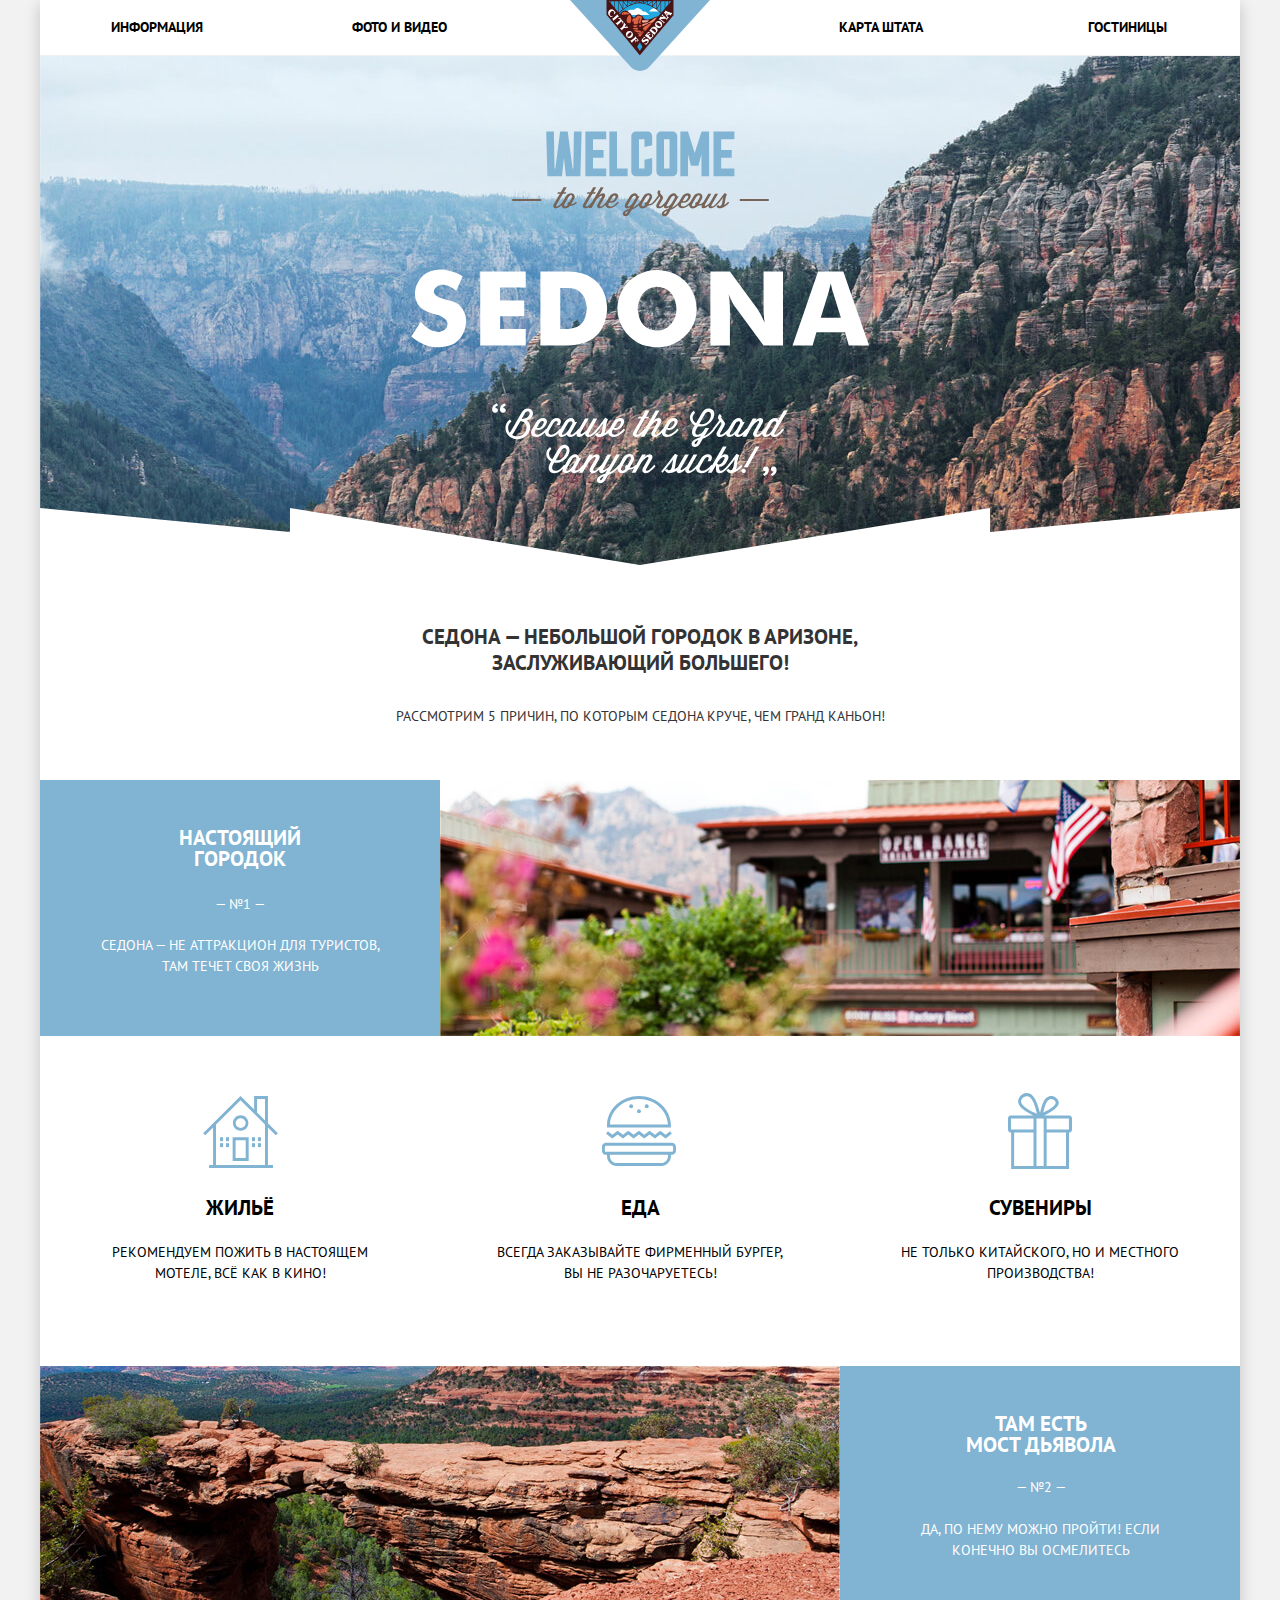
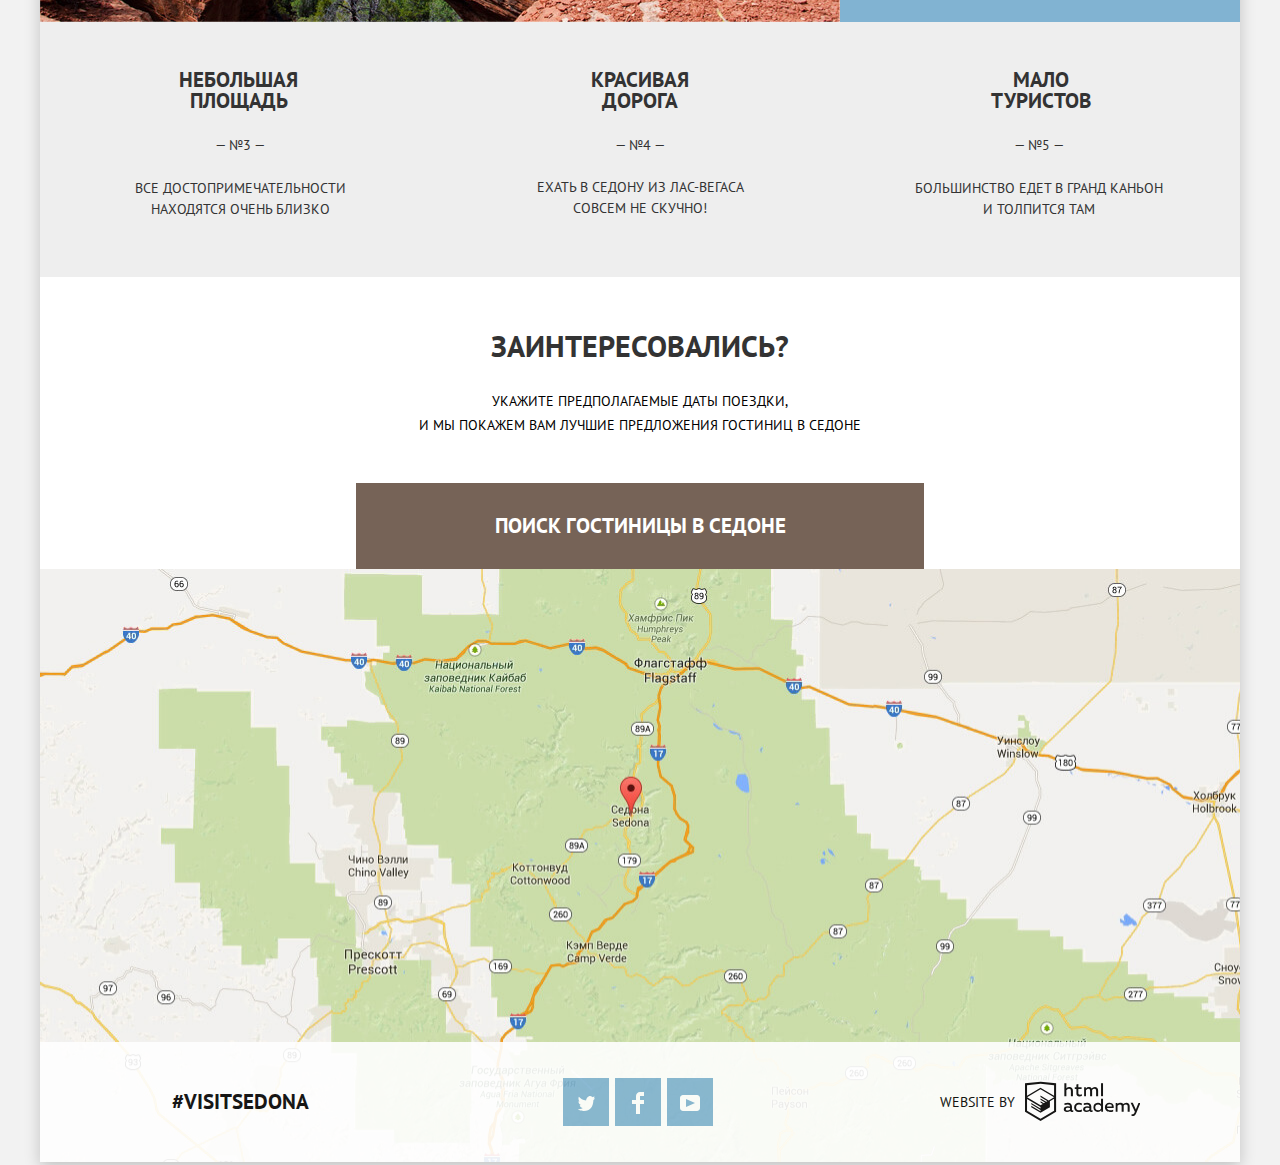
<file: index.html>
<!DOCTYPE html>
<html lang="ru">

<head>
    <meta charset="utf-8">
    <title>HTML Academy: Седона</title>
    <link href="https://fonts.googleapis.com/css?family=PT+Sans:400,700&amp;subset=cyrillic" rel="stylesheet">
    <link href="css/normalize.css" rel="stylesheet">
    <link href="css/style.min.css" rel="stylesheet">
</head>

<body>
    <div class="main-container">
        <header class="main-header">
            <h1 class="visually-hidden">Sedona</h1>
            <nav class="header-navigation">
                <a class="logo">
                    <img src="img/logo.svg" width="140" height="71" alt="Седона">
                </a>
                <ul class="list-navigation">
                    <li><a href="info.html">Информация</a></li>
                    <li><a href="photo.html">Фото и видео</a></li>
                    <li><a href="map.html" class="right-nav-menu">Карта штата</a></li>
                    <li><a href="hotels.html" class="right-nav-menu">Гостиницы</a></li>
                </ul>
            </nav>
        </header>
        <main>
            <section class="preview">
                <img src="img/welcome.svg" width="459" height="353" alt="Добро пожаловать в Седону">
                <div class="preview-content">
                    <p class="slogan">Седона &#8212; небольшой городок в Аризоне, заслуживающий большего!</p>
                    <p class="lead">Рассмотрим 5 причин, по которым Седона круче, чем Гранд Каньон!</p>
                </div>
            </section>
            <section class="first-reason">
                <div>
                    <h2>Настоящий городок</h2>
                    <span>— №1 —</span>
                    <p>Седона — не аттракцион для туристов, там течет своя жизнь</p>
                </div>
                <img src="img/first-img.jpg" alt="вид на городские постройки" width="800" height="256">
            </section>
            <section>
                <ul class="list-benefits">
                    <li>
                        <h2>Жильё</h2>
                        <p>Рекомендуем пожить в настоящем мотеле, всё как в кино!</p>
                    </li>
                    <li>
                        <h2>Еда</h2>
                        <p>всегда заказывайте фирменный бургер, вы не разочаруетесь!</p>
                    </li>
                    <li>
                        <h2>сувениры</h2>
                        <p>не только китайского, но и местного производства!</p>
                    </li>
                </ul>
            </section>
            <section class="second-reason">
                <img src="img/second-img.jpg" alt="вид на каньон" width="800" height="256">
                <div>
                    <h2>Там есть<br>мост дьявола</h2>
                    <span>— №2 —</span>
                    <p>да, по нему можно пройти! Если конечно вы осмелитесь</p>
                </div>
            </section>
            <section class="reasons-without-imgs">
                <section class="third-reason">
                    <h2>Небольшая площадь</h2>
                    <span>— №3 —</span>
                    <p>Все достопримечательности находятся очень близко</p>
                </section>
                <section class="fourth-reason">
                    <h2>Красивая дорога</h2>
                    <span>— №4 —</span>
                    <p>ехать в седону из лас-вегаса совсем не скучно!</p>
                </section>
                <section class="fifth-reason">
                    <h2>Мало туристов</h2>
                    <span>— №5 —</span>
                    <p>большинство едет в гранд каньон и толпится там</p>
                </section>
            </section>
            <section class="intresting">
                <h3>Заинтересовались?</h3>
                <p>укажите предполагаемые даты поездки,
                    <br> и мы покажем вам лучшие предложения гостиниц в седоне
                </p>
                <a href="form.html" class="button-to-popup">поиск гостиницы в седоне</a>
            </section>
            <form class="popup" action="https://echo.htmlacademy.ru/" method="post">
                <div class="date-in">
                    <label for="date-in">Дата заезда:</label>
                    <div class="input-date-in">
                        <input type="text" value="24 апреля 2017" id="date-in" name="date-in">
                        <button class="calendar-1" type="button" aria-label="календарь">
                            <svg version="1.1" id="Layer_1" xmlns="http://www.w3.org/2000/svg" xmlns:xlink="http://www.w3.org/1999/xlink" x="0px" y="0px" width="21px" height="22px" viewBox="0 0 21 22" enable-background="new 0 0 21 22" xml:space="preserve">
                                <g id="calendar_1_">
                                    <path d="M19.251,2.025h-2.845V0.648c0-0.381-0.294-0.689-0.656-0.689c-0.363,0-0.656,0.308-0.656,0.689v1.377h-3.938V0.648
		c0-0.381-0.294-0.689-0.655-0.689c-0.363,0-0.657,0.308-0.657,0.689v1.377H5.906V0.648c0-0.381-0.294-0.689-0.656-0.689
		c-0.363,0-0.657,0.308-0.657,0.689v1.377H1.75C0.784,2.025,0,2.847,0,3.862v16.302C0,21.179,0.784,22,1.75,22h17.501
		C20.217,22,21,21.179,21,20.164V3.862C21,2.847,20.217,2.025,19.251,2.025z M19.688,20.164c0,0.253-0.195,0.459-0.437,0.459H1.75
		c-0.241,0-0.438-0.206-0.438-0.459V3.862c0-0.253,0.196-0.459,0.438-0.459h2.844v1.378c0,0.381,0.294,0.689,0.657,0.689
		c0.362,0,0.656-0.308,0.656-0.689V3.403h3.938v1.378c0,0.381,0.294,0.689,0.657,0.689c0.361,0,0.655-0.308,0.655-0.689V3.403h3.938
		v1.378c0,0.381,0.293,0.689,0.656,0.689c0.362,0,0.656-0.308,0.656-0.689V3.403h2.845c0.241,0,0.437,0.206,0.437,0.459V20.164z" />
                                    <rect x="4.594" y="8.225" width="2.625" height="2.066" />
                                    <rect x="4.594" y="11.668" width="2.625" height="2.067" />
                                    <rect x="4.594" y="15.112" width="2.625" height="2.066" />
                                    <rect x="9.188" y="15.112" width="2.625" height="2.066" />
                                    <rect x="9.188" y="11.668" width="2.625" height="2.067" />
                                    <rect x="9.188" y="8.225" width="2.625" height="2.066" />
                                    <rect x="13.781" y="15.112" width="2.625" height="2.066" />
                                    <rect x="13.781" y="11.668" width="2.625" height="2.067" />
                                    <rect x="13.781" y="8.225" width="2.625" height="2.066" />
                                </g>
                            </svg>
                        </button>
                    </div>
                </div>
                <div class="date-out">
                    <label for="date-out">Дата выезда:</label>
                    <div class="input-date-out">
                        <input type="text" value="4 июля 2017" id="date-out" name="date-out">
                        <button class="calendar-2" type="button" aria-label="календарь">
                            <svg version="1.1" id="Layer_2" xmlns="http://www.w3.org/2000/svg" xmlns:xlink="http://www.w3.org/1999/xlink" x="0px" y="0px" width="21px" height="22px" viewBox="0 0 21 22" enable-background="new 0 0 21 22" xml:space="preserve">
                                <g id="calendar_2_">
                                    <path d="M19.251,2.025h-2.845V0.648c0-0.381-0.294-0.689-0.656-0.689c-0.363,0-0.656,0.308-0.656,0.689v1.377h-3.938V0.648
		c0-0.381-0.294-0.689-0.655-0.689c-0.363,0-0.657,0.308-0.657,0.689v1.377H5.906V0.648c0-0.381-0.294-0.689-0.656-0.689
		c-0.363,0-0.657,0.308-0.657,0.689v1.377H1.75C0.784,2.025,0,2.847,0,3.862v16.302C0,21.179,0.784,22,1.75,22h17.501
		C20.217,22,21,21.179,21,20.164V3.862C21,2.847,20.217,2.025,19.251,2.025z M19.688,20.164c0,0.253-0.195,0.459-0.437,0.459H1.75
		c-0.241,0-0.438-0.206-0.438-0.459V3.862c0-0.253,0.196-0.459,0.438-0.459h2.844v1.378c0,0.381,0.294,0.689,0.657,0.689
		c0.362,0,0.656-0.308,0.656-0.689V3.403h3.938v1.378c0,0.381,0.294,0.689,0.657,0.689c0.361,0,0.655-0.308,0.655-0.689V3.403h3.938
		v1.378c0,0.381,0.293,0.689,0.656,0.689c0.362,0,0.656-0.308,0.656-0.689V3.403h2.845c0.241,0,0.437,0.206,0.437,0.459V20.164z" />
                                    <rect x="4.594" y="8.225" width="2.625" height="2.066" />
                                    <rect x="4.594" y="11.668" width="2.625" height="2.067" />
                                    <rect x="4.594" y="15.112" width="2.625" height="2.066" />
                                    <rect x="9.188" y="15.112" width="2.625" height="2.066" />
                                    <rect x="9.188" y="11.668" width="2.625" height="2.067" />
                                    <rect x="9.188" y="8.225" width="2.625" height="2.066" />
                                    <rect x="13.781" y="15.112" width="2.625" height="2.066" />
                                    <rect x="13.781" y="11.668" width="2.625" height="2.067" />
                                    <rect x="13.781" y="8.225" width="2.625" height="2.066" />
                                </g>
                            </svg>
                        </button>
                    </div>
                </div>
                <div class="inputs-count-humans">
                    <div class="men">
                        <label for="old">Взрослые:</label>
                        <div class="input-count-men">
                            <button class="smaller-men" type="button" aria-label="кнопка уменьшения количества взрослых">
                                -
                            </button>
                            <input type="text" value="2" id="old" name="men">
                            <button class="bigger-men" type="button" aria-label="кнопка увеличения количества взрослых">
                                +
                            </button>
                        </div>
                    </div>
                    <div class="children">
                        <label for="children">Дети:</label>
                        <div class="input-count-children">
                            <button class="smaller-children" type="button" aria-label="кнопка уменьшения количества взрослых">
                                -
                            </button>
                            <input type="text" value="0" id="children" name="children">
                            <button class="bigger-children" type="button" aria-label="кнопка увеличесния количества взрослых">
                                +
                            </button>
                        </div>
                    </div>
                </div>
                <button class="find-button" type="submit">Найти</button>
            </form>
            <section class="map">
                <iframe class="google-map" src="https://www.google.com/maps/embed?pb=!1m18!1m12!1m3!1d52379.287477662954!2d-111.77606233728963!3d34.86362733018291!2m3!1f0!2f0!3f0!3m2!1i1024!2i768!4f13.1!3m3!1m2!1s0x872da132f942b00d%3A0x5548c523fa6c8efd!2z0KHQtdC00L7QvdCwLCDQkNGA0LjQt9C-0L3QsCA4NjMzNiwg0KHQqNCQ!5e0!3m2!1sru!2sru!4v1545505239081" width="600" height="450" style="border:0" allowfullscreen></iframe>
                <img src="img/map.jpg" alt="карта" width="1200" height="593">
            </section>
        </main>
        <footer class="main-footer opacity-footer">
            <p class="hashtag">#visitsedona</p>
            <p class="social">
                <a href="twitter.com" class="twitter" aria-label="Седона в твиттере">
                    <svg xmlns="http://www.w3.org/2000/svg" xmlns:xlink="http://www.w3.org/1999/xlink" width="17" height="15" viewBox="0 0 17 15">
                        <path fill="#FFF" d="M10.95.144c1.685-.496 2.984.27 3.577 1.179.673-.231 1.331-.481 2.011-.708a2.345 2.345 0 0 1-.857 1.768c.685.17 1.304-.491 1.304-.491-.169 1-1.006 1.788-1.563 2.024-.231 6.75-3.175 11.217-10.077 11.082h-.446c-.41 0-4.164-.46-4.898-1.887 2.271.196 3.893-.422 4.693-1.177-.96-.3-2.679-.477-2.979-2.95.349.106.564.228 1.19.119C1.705 8.247.374 7.53.448 5.33c.285.328 1.067.536 1.34.472C1.085 5.561-.182 2.442.894.85c1.818 1.854 3.735 3.606 7.152 3.773C8.254 2.33 9.183.793 10.95.144z" />
                    </svg>
                    <span class="visually-hidden">Twitter</span>
                </a>
                <a href="fb.com" class="fb" aria-label="Седона на фейсбуке">
                    <svg version="1.1" id="Layer_3" xmlns="http://www.w3.org/2000/svg" xmlns:xlink="http://www.w3.org/1999/xlink" x="0px" y="0px" width="12px" height="22px" viewBox="0 0 12 22" enable-background="new 0 0 12 22" xml:space="preserve">
                        <path fill="#FFFFFF" d="M12,4V0H8C5.791,0,4,1.791,4,4v4H0v4h4v10h4V12h4V8H8V4H12z" />
                    </svg>
                    <span class="visually-hidden">Facebook</span>
                </a>
                <a href="youtube.com" class="youtube" aria-label="Седона на ютубе">
                    <svg xmlns="http://www.w3.org/2000/svg" xmlns:xlink="http://www.w3.org/1999/xlink" width="20" height="16" viewBox="0 0 20 16">
                        <path fill="#FFF" d="M17 0H3C1.35 0 0 1.35 0 3v10c0 1.65 1.35 3 3 3h14c1.65 0 3-1.35 3-3V3c0-1.65-1.35-3-3-3zM6.027 11.998V4.002L15.014 8l-8.987 3.998z" />
                    </svg>
                    <span class="visually-hidden">Youtube</span>
                </a>
            </p>
            <p class="academy-logo">
                <span>Website by</span>
                <a class="link-academy-logo" href="https://htmlacademy.ru/intensive/htmlcss" aria-label="HTML-академия, интенсив">
                    <svg id="Layer_4" data-name="Layer 1" xmlns="http://www.w3.org/2000/svg" viewBox="0 0 113 39">
                        <title>logo_name</title>
                        <path d="M401.93,351.51a2.07,2.07,0,0,0,.58-0.11v1.4a3.41,3.41,0,0,1-1.24.22,1.75,1.75,0,0,1-1.75-1,5.08,5.08,0,0,1-3.3,1.13c-1.59,0-3.06-.87-3.06-2.68,0-2.24,2.08-2.93,3.9-2.93a11.63,11.63,0,0,1,2.28.26v-0.31c0-1.09-.8-1.86-2.3-1.86a7.79,7.79,0,0,0-3.15.67v-1.79a10.72,10.72,0,0,1,3.35-.58c2.48,0,4,1.18,4,3.83v3.14A0.57,0.57,0,0,0,401.93,351.51Zm-6.76-1.19a1.42,1.42,0,0,0,1.64,1.29,3.56,3.56,0,0,0,2.53-1V349.1a10.21,10.21,0,0,0-1.9-.22C396.34,348.89,395.17,349.23,395.17,350.33Z" transform="translate(-355.09 -323.29)" fill="#000" />
                        <path d="M408.15,343.91a5.29,5.29,0,0,1,2.7.67v1.79a4.28,4.28,0,0,0-2.42-.73,2.89,2.89,0,1,0,0,5.76,5.26,5.26,0,0,0,2.55-.67v1.8a6.58,6.58,0,0,1-2.9.6,4.42,4.42,0,0,1-4.72-4.54A4.54,4.54,0,0,1,408.15,343.91Z" transform="translate(-355.09 -323.29)" fill="#000" />
                        <path d="M420.93,351.51a2.07,2.07,0,0,0,.58-0.11v1.4a3.41,3.41,0,0,1-1.24.22,1.75,1.75,0,0,1-1.75-1,5.08,5.08,0,0,1-3.3,1.13c-1.59,0-3.06-.87-3.06-2.68,0-2.24,2.08-2.93,3.9-2.93a11.63,11.63,0,0,1,2.28.26v-0.31c0-1.09-.8-1.86-2.3-1.86a7.79,7.79,0,0,0-3.15.67v-1.79a10.72,10.72,0,0,1,3.35-.58c2.48,0,4,1.18,4,3.83v3.14A0.57,0.57,0,0,0,420.93,351.51Zm-6.76-1.19a1.42,1.42,0,0,0,1.64,1.29,3.56,3.56,0,0,0,2.53-1V349.1a10.21,10.21,0,0,0-1.9-.22C415.33,348.89,414.17,349.23,414.17,350.33Z" transform="translate(-355.09 -323.29)" fill="#000" />
                        <path d="M431.76,340.14V352.9H430v-1.39a4.07,4.07,0,0,1-3.35,1.62,4.62,4.62,0,0,1,0-9.22,4,4,0,0,1,3.15,1.37v-5.14h2ZM427,345.62a2.9,2.9,0,0,0,0,5.8,3,3,0,0,0,2.79-1.84v-2.13A3.06,3.06,0,0,0,427,345.62Z" transform="translate(-355.09 -323.29)" fill="#000" />
                        <path d="M438.08,343.91c3.48,0,4.68,2.81,4.12,5.34h-6.58c0.22,1.57,1.75,2.22,3.35,2.22a6.41,6.41,0,0,0,2.77-.62v1.68a7.5,7.5,0,0,1-3.14.6c-2.68,0-5-1.53-5-4.61A4.39,4.39,0,0,1,438.08,343.91Zm0.09,1.62a2.39,2.39,0,0,0-2.57,2.26h4.85A2.06,2.06,0,0,0,438.17,345.53Z" transform="translate(-355.09 -323.29)" fill="#000" />
                        <path d="M444.19,352.9v-8.75h1.73v1.09a4,4,0,0,1,2.92-1.33,3,3,0,0,1,2.73,1.4,4.33,4.33,0,0,1,3.06-1.4,3.21,3.21,0,0,1,3.32,3.52v5.47h-2v-5.41a1.67,1.67,0,0,0-1.73-1.84,2.94,2.94,0,0,0-2.17,1.18c0,0.2,0,.4,0,0.6v5.47h-2v-5.41a1.67,1.67,0,0,0-1.73-1.84,3.11,3.11,0,0,0-2.32,1.35v5.91h-2Z" transform="translate(-355.09 -323.29)" fill="#000" />
                        <path d="M466.56,344.15h2l-4.1,9.93c-0.95,2.28-2.19,3-3.52,3a5,5,0,0,1-1.15-.15v-1.66a3,3,0,0,0,.89.13c0.95,0,1.66-.67,2.17-2l0.18-.44-4.16-8.82H461l3,6.6Z" transform="translate(-355.09 -323.29)" fill="#000" />
                        <path d="M395.75,324.82v5a4,4,0,0,1,2.83-1.2,3.41,3.41,0,0,1,3.61,3.57v5.41h-2v-5.16a1.9,1.9,0,0,0-2-2.1,3.08,3.08,0,0,0-2.44,1.46v5.8h-2V324.82h2Z" transform="translate(-355.09 -323.29)" fill="#000" />
                        <path d="M407.52,325.71v3.12h3.17v1.71h-3.17v4c0,1.15.53,1.53,1.66,1.53a4.71,4.71,0,0,0,1.77-.35v1.68a7.14,7.14,0,0,1-2.35.38,2.68,2.68,0,0,1-3-2.88v-4.38H404v-1.71h1.57v-2.64Z" transform="translate(-355.09 -323.29)" fill="#000" />
                        <path d="M413.19,337.58v-8.75h1.73v1.09a4,4,0,0,1,2.92-1.33,3,3,0,0,1,2.73,1.4,4.33,4.33,0,0,1,3.06-1.4,3.21,3.21,0,0,1,3.32,3.52v5.47h-2v-5.41a1.67,1.67,0,0,0-1.73-1.84,2.94,2.94,0,0,0-2.17,1.18c0,0.2,0,.4,0,0.6v5.47h-2v-5.41a1.67,1.67,0,0,0-1.73-1.84,3.11,3.11,0,0,0-2.32,1.35v5.91h-2Z" transform="translate(-355.09 -323.29)" fill="#000" />
                        <rect x="74.72" y="1.52" width="1.95" height="12.76" fill="#000" />
                        <path d="M370.53,323.31l-0.16,0-15.28,1.6v28L370.37,362l15.28-9.09v-28Zm13.12,28.45-13.28,7.9-13.28-7.9V340.28l13.22,7.87,0,1.43-9.07-5.4v1.38l9.11,5.47,0,1.46-9.1-5.42v1.38l9.11,5.47h0l9.19-5.5v-1.39h0v-4.52l4.1-2.45v11.67Zm0-13.16L380,340.74h0l-1.68,1-8-4.76v1.38l6.84,4.07-0.06,0-0.15.09-1,.57-5.64-3.36v1.38l4.45,2.65-1.05.7,0,0-3.36-2v1.38l2.21,1.3-2.25,1.35-13.16-7.82,13.17-7.92h0Zm0-1.39-13.35-7.87h0l-13.2,7.86v-10.5l13.28-1.39,13.28,1.39v10.51Z" transform="translate(-355.09 -323.29)" fill="#000" />
                    </svg>
                </a>
            </p>
        </footer>
    </div>
    <script src="js/script.min.js"></script>
</body>

</html>
</file>
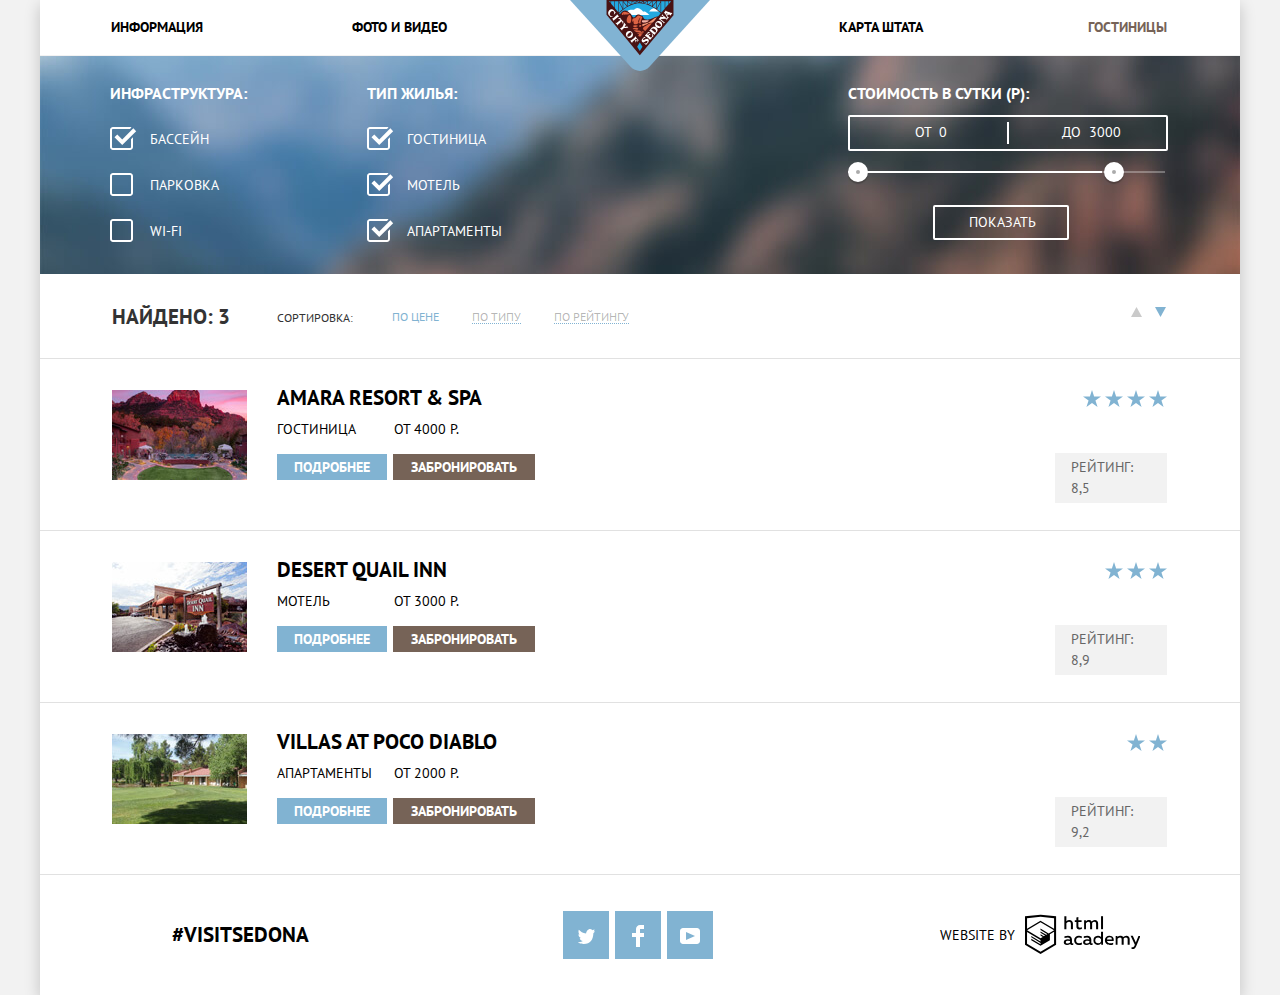
<file: hotels.html>
<!DOCTYPE html>
<html lang="ru">

<head>
    <meta charset="utf-8">
    <title>HTML Academy: Седона Отели</title>
    <link href="https://fonts.googleapis.com/css?family=PT+Sans:400,700&amp;subset=cyrillic" rel="stylesheet">
    <link href="css/normalize.css" rel="stylesheet">
    <link href="css/style.min.css" rel="stylesheet">
</head>

<body>
    <div class="main-container">
        <header class="main-header">
            <h1 class="visually-hidden">Hotels</h1>
            <nav class="header-navigation">
                <a class="logo" href="index.html">
                    <img src="img/logo.svg" width="140" height="71" alt="Седона">
                </a>
                <ul class="list-navigation">
                    <li><a href="info.html">Информация</a></li>
                    <li><a href="photo.html">Фото и видео</a></li>
                    <li><a href="map.html">Карта штата</a></li>
                    <li><a href="hotels.html" class="current">Гостиницы</a></li>
                </ul>
            </nav>
        </header>
        <main>
            <form class="form-choosing" action="https://echo.htmlacademy.ru/" method="get">
                <fieldset class="infrastructure">
                    <legend>Инфраструктура:</legend>
                    <p>
                        <input type="checkbox" checked id="pool" class="visually-hidden">
                        <label for="pool" class="pool">Бассейн</label>
                    </p>
                    <p>
                        <input type="checkbox" id="parking" name="parking" class="visually-hidden">
                        <label class="parking" for="parking">Парковка</label>
                    </p>
                    <p>
                        <input type="checkbox" id="wi-fi" name="wi-fi" class="visually-hidden">
                        <label class="wi-fi" for="wi-fi">Wi-Fi</label>
                    </p>
                </fieldset>
                <fieldset class="types-hotels">
                    <legend>Тип жилья:</legend>
                    <p>
                        <input type="checkbox" checked id="hotel" name="hotel" class="visually-hidden">
                        <label class="hotel" for="hotel">Гостиница</label>
                    </p>
                    <p>
                        <input type="checkbox" checked id="motel" name="motel" class="visually-hidden">
                        <label class="motel" for="motel">Мотель</label>
                    </p>
                    <p>
                        <input type="checkbox" checked id="appartments" name="appartments" class="visually-hidden">
                        <label class="appartments" for="appartments">Апартаменты</label>
                    </p>
                </fieldset>
                <fieldset class="hotels-cost">
                    <legend>стоимость в сутки (р):</legend>
                    <div class="border-to-costs">
                        <label class="min-cost">От
                            <input type="text" name="min-cost" value="0">
                        </label>
                        <label class="max-cost">До
                            <input type="text" name="max-cost" value="3000">
                        </label>

                    </div>
                    <div class="controls">
                        <div class="scale">
                            <div class="bar"></div>
                        </div>
                        <div class="ring ring-min"></div>
                        <div class="ring ring-max"></div>
                    </div>
                    <button type="submit" class="show-hotels-button">Показать</button>
                </fieldset>
            </form>
            <section class="found-section">
                <p class="found">Найдено: 3</p>
                <p class="sortered">Сортировка:</p>
                <ul class="list-sort">
                    <li>
                        <a href="price.html" class="current">По цене</a>
                    </li>
                    <li>
                        <a href="type.html">По типу</a>
                    </li>
                    <li>
                        <a href="rating.html">По рейтингу</a>
                    </li>
                </ul>
                <span class="switch-buttons">
                    <a href="up.html" class="up-button" aria-label="Сортировка по возрастанию">
                        <svg version="1.1" id="Layer_1" xmlns="http://www.w3.org/2000/svg" xmlns:xlink="http://www.w3.org/1999/xlink" x="0px" y="0px"
	 width="11px" height="10px" viewBox="0 0 11 10" enable-background="new 0 0 11 10" xml:space="preserve">
                            <polygon fill="#231F20" points="5.5,0 0,10 11,10 "/>
                        </svg>
                    </a>
                    <a href="down.html" class="down-button current" aria-label="Сортировка по уменьшению">
                        <svg version="1.1" id="Layer_10" xmlns="http://www.w3.org/2000/svg" xmlns:xlink="http://www.w3.org/1999/xlink" x="0px" y="0px"
	 width="11px" height="10px" viewBox="0 0 11 10" enable-background="new 0 0 11 10" xml:space="preserve">
                            <polyline fill="#231F20" points="5.5,10 0,0 11,0 "/>
                        </svg>
                    </a>
                </span>
            </section>
            <section class="hotels">
                <ul class="list-hotels">
                    <li>
                        <img class="image-hotel" src="img/amara.jpg" alt="Чудесный вид из окна" width="135" height="90">
                        <div class="info">
                            <a class="name-of-the-hotels" href="#"><h2>amara resort & spa</h2></a>
                            <div class="info-spans">
                                <span class="type">гостиница</span>
                                <span class="type-price">от 4000 р.</span>
                            </div>
                            <p class="hotels-buttons">
                                <a class="more-information-button" href="amara.com">Подробнее</a>
                                <a class="book-button" href="amara.com">Забронировать</a>
                            </p>
                        </div>
                        <div class="rating-container">
                            <p class="stars">
                                <img src="img/star.svg" alt="4 out of 5 stars" width="18" height="17">
                                <img src="img/star.svg" alt="" width="18" height="17">
                                <img src="img/star.svg" alt="" width="18" height="17">
                                <img src="img/star.svg" alt="" width="18" height="17">
                            </p>
                            <span class="rating">Рейтинг: 8,5</span>
                        </div>
                    </li>
                    <li>
                        <img class="image-hotel" src="img/desert.jpg" alt="Подъездная дорожка" width="135" height="90">
                        <div class="info">
                            <a class="name-of-the-hotels" href="#"><h2>Desert quail inn</h2></a>
                            <div class="info-spans">
                                <span class="type">Мотель</span>
                                <span class="type-price">от 3000 р.</span>
                            </div>
                            <p class="hotels-buttons">
                                <a class="more-information-button" href="amara.com">Подробнее</a>
                                <a class="book-button" href="amara.com">Забронировать</a>
                            </p>
                        </div>
                        <div class="rating-container">
                            <p class="stars">
                                <img src="img/star.svg" alt="3 out of 5 stars" width="18" height="17">
                                <img src="img/star.svg" alt="" width="18" height="17">
                                <img src="img/star.svg" alt="" width="18" height="17">
                            </p>
                            <span class="rating">Рейтинг: 8,9</span>
                        </div>

                    </li>
                    <li>
                        <img class="image-hotel" src="img/villas.jpg" alt="Великолепная лужайка" width="135" height="90">
                        <div class="info">
                            <a class="name-of-the-hotels" href="#"><h2>Villas at poco diablo</h2></a>
                            <div class="info-spans">
                                <span class="type">Апартаменты</span>
                                <span class="type-price">от 2000 р.</span>
                            </div>
                            <p class="hotels-buttons">
                                <a class="more-information-button" href="amara.com">Подробнее</a>
                                <a class="book-button" href="amara.com">Забронировать</a>
                            </p>
                        </div>
                        <div class="rating-container">
                            <p class="stars">
                                <img src="img/star.svg" alt="2 out of 5 stars" width="18" height="17">
                                <img src="img/star.svg" alt="" width="18" height="17">
                            </p>
                            <span class="rating">Рейтинг: 9,2</span>
                        </div>
                    </li>
                </ul>
            </section>
        </main>
        <footer class="main-footer">
            <p class="hashtag">#visitsedona</p>
            <p class="social">
                <a href="twitter.com" class="twitter" aria-label="Седона в твиттере">
                    <svg xmlns="http://www.w3.org/2000/svg" xmlns:xlink="http://www.w3.org/1999/xlink" width="17" height="15" viewBox="0 0 17 15">
                        <path fill="#fff" d="M10.95.144c1.685-.496 2.984.27 3.577 1.179.673-.231 1.331-.481 2.011-.708a2.345 2.345 0 0 1-.857 1.768c.685.17 1.304-.491 1.304-.491-.169 1-1.006 1.788-1.563 2.024-.231 6.75-3.175 11.217-10.077 11.082h-.446c-.41 0-4.164-.46-4.898-1.887 2.271.196 3.893-.422 4.693-1.177-.96-.3-2.679-.477-2.979-2.95.349.106.564.228 1.19.119C1.705 8.247.374 7.53.448 5.33c.285.328 1.067.536 1.34.472C1.085 5.561-.182 2.442.894.85c1.818 1.854 3.735 3.606 7.152 3.773C8.254 2.33 9.183.793 10.95.144z" />
                    </svg>
                    <span class="visually-hidden">Twitter</span>
                </a>
                <a href="fb.com" class="fb" aria-label="Седона на фейсбуке">
                    <svg version="1.1" id="Layer_2" xmlns="http://www.w3.org/2000/svg" xmlns:xlink="http://www.w3.org/1999/xlink" x="0px" y="0px" width="12px" height="22px" viewBox="0 0 12 22" enable-background="new 0 0 12 22" xml:space="preserve">
                        <path fill="#ffffff" d="M12,4V0H8C5.791,0,4,1.791,4,4v4H0v4h4v10h4V12h4V8H8V4H12z" />
                    </svg>
                    <span class="visually-hidden">Facebook</span>
                </a>
                <a href="youtube.com" class="youtube" aria-label="Седона на ютубе">
                    <svg xmlns="http://www.w3.org/2000/svg" xmlns:xlink="http://www.w3.org/1999/xlink" width="20" height="16" viewBox="0 0 20 16">
                        <path fill="#fff" d="M17 0H3C1.35 0 0 1.35 0 3v10c0 1.65 1.35 3 3 3h14c1.65 0 3-1.35 3-3V3c0-1.65-1.35-3-3-3zM6.027 11.998V4.002L15.014 8l-8.987 3.998z" />
                    </svg>
                    <span class="visually-hidden">Youtube</span>
                </a>
            </p>
            <p class="academy-logo">
                <span>Website by</span>
                <a class="link-academy-logo" href="https://htmlacademy.ru/intensive/htmlcss" aria-label="HTML-академия, интенсив">
                    <svg id="Layer_11" data-name="Layer 1" xmlns="http://www.w3.org/2000/svg" viewBox="0 0 113 39">
                        <title>logo_name</title>
                        <path d="M401.93,351.51a2.07,2.07,0,0,0,.58-0.11v1.4a3.41,3.41,0,0,1-1.24.22,1.75,1.75,0,0,1-1.75-1,5.08,5.08,0,0,1-3.3,1.13c-1.59,0-3.06-.87-3.06-2.68,0-2.24,2.08-2.93,3.9-2.93a11.63,11.63,0,0,1,2.28.26v-0.31c0-1.09-.8-1.86-2.3-1.86a7.79,7.79,0,0,0-3.15.67v-1.79a10.72,10.72,0,0,1,3.35-.58c2.48,0,4,1.18,4,3.83v3.14A0.57,0.57,0,0,0,401.93,351.51Zm-6.76-1.19a1.42,1.42,0,0,0,1.64,1.29,3.56,3.56,0,0,0,2.53-1V349.1a10.21,10.21,0,0,0-1.9-.22C396.34,348.89,395.17,349.23,395.17,350.33Z" transform="translate(-355.09 -323.29)" fill="#000" />
                        <path d="M408.15,343.91a5.29,5.29,0,0,1,2.7.67v1.79a4.28,4.28,0,0,0-2.42-.73,2.89,2.89,0,1,0,0,5.76,5.26,5.26,0,0,0,2.55-.67v1.8a6.58,6.58,0,0,1-2.9.6,4.42,4.42,0,0,1-4.72-4.54A4.54,4.54,0,0,1,408.15,343.91Z" transform="translate(-355.09 -323.29)" fill="#000" />
                        <path d="M420.93,351.51a2.07,2.07,0,0,0,.58-0.11v1.4a3.41,3.41,0,0,1-1.24.22,1.75,1.75,0,0,1-1.75-1,5.08,5.08,0,0,1-3.3,1.13c-1.59,0-3.06-.87-3.06-2.68,0-2.24,2.08-2.93,3.9-2.93a11.63,11.63,0,0,1,2.28.26v-0.31c0-1.09-.8-1.86-2.3-1.86a7.79,7.79,0,0,0-3.15.67v-1.79a10.72,10.72,0,0,1,3.35-.58c2.48,0,4,1.18,4,3.83v3.14A0.57,0.57,0,0,0,420.93,351.51Zm-6.76-1.19a1.42,1.42,0,0,0,1.64,1.29,3.56,3.56,0,0,0,2.53-1V349.1a10.21,10.21,0,0,0-1.9-.22C415.33,348.89,414.17,349.23,414.17,350.33Z" transform="translate(-355.09 -323.29)" fill="#000" />
                        <path d="M431.76,340.14V352.9H430v-1.39a4.07,4.07,0,0,1-3.35,1.62,4.62,4.62,0,0,1,0-9.22,4,4,0,0,1,3.15,1.37v-5.14h2ZM427,345.62a2.9,2.9,0,0,0,0,5.8,3,3,0,0,0,2.79-1.84v-2.13A3.06,3.06,0,0,0,427,345.62Z" transform="translate(-355.09 -323.29)" fill="#000" />
                        <path d="M438.08,343.91c3.48,0,4.68,2.81,4.12,5.34h-6.58c0.22,1.57,1.75,2.22,3.35,2.22a6.41,6.41,0,0,0,2.77-.62v1.68a7.5,7.5,0,0,1-3.14.6c-2.68,0-5-1.53-5-4.61A4.39,4.39,0,0,1,438.08,343.91Zm0.09,1.62a2.39,2.39,0,0,0-2.57,2.26h4.85A2.06,2.06,0,0,0,438.17,345.53Z" transform="translate(-355.09 -323.29)" fill="#000" />
                        <path d="M444.19,352.9v-8.75h1.73v1.09a4,4,0,0,1,2.92-1.33,3,3,0,0,1,2.73,1.4,4.33,4.33,0,0,1,3.06-1.4,3.21,3.21,0,0,1,3.32,3.52v5.47h-2v-5.41a1.67,1.67,0,0,0-1.73-1.84,2.94,2.94,0,0,0-2.17,1.18c0,0.2,0,.4,0,0.6v5.47h-2v-5.41a1.67,1.67,0,0,0-1.73-1.84,3.11,3.11,0,0,0-2.32,1.35v5.91h-2Z" transform="translate(-355.09 -323.29)" fill="#000" />
                        <path d="M466.56,344.15h2l-4.1,9.93c-0.95,2.28-2.19,3-3.52,3a5,5,0,0,1-1.15-.15v-1.66a3,3,0,0,0,.89.13c0.95,0,1.66-.67,2.17-2l0.18-.44-4.16-8.82H461l3,6.6Z" transform="translate(-355.09 -323.29)" fill="#000" />
                        <path d="M395.75,324.82v5a4,4,0,0,1,2.83-1.2,3.41,3.41,0,0,1,3.61,3.57v5.41h-2v-5.16a1.9,1.9,0,0,0-2-2.1,3.08,3.08,0,0,0-2.44,1.46v5.8h-2V324.82h2Z" transform="translate(-355.09 -323.29)" fill="#000" />
                        <path d="M407.52,325.71v3.12h3.17v1.71h-3.17v4c0,1.15.53,1.53,1.66,1.53a4.71,4.71,0,0,0,1.77-.35v1.68a7.14,7.14,0,0,1-2.35.38,2.68,2.68,0,0,1-3-2.88v-4.38H404v-1.71h1.57v-2.64Z" transform="translate(-355.09 -323.29)" fill="#000" />
                        <path d="M413.19,337.58v-8.75h1.73v1.09a4,4,0,0,1,2.92-1.33,3,3,0,0,1,2.73,1.4,4.33,4.33,0,0,1,3.06-1.4,3.21,3.21,0,0,1,3.32,3.52v5.47h-2v-5.41a1.67,1.67,0,0,0-1.73-1.84,2.94,2.94,0,0,0-2.17,1.18c0,0.2,0,.4,0,0.6v5.47h-2v-5.41a1.67,1.67,0,0,0-1.73-1.84,3.11,3.11,0,0,0-2.32,1.35v5.91h-2Z" transform="translate(-355.09 -323.29)" fill="#000" />
                        <rect x="74.72" y="1.52" width="1.95" height="12.76" fill="#000" />
                        <path d="M370.53,323.31l-0.16,0-15.28,1.6v28L370.37,362l15.28-9.09v-28Zm13.12,28.45-13.28,7.9-13.28-7.9V340.28l13.22,7.87,0,1.43-9.07-5.4v1.38l9.11,5.47,0,1.46-9.1-5.42v1.38l9.11,5.47h0l9.19-5.5v-1.39h0v-4.52l4.1-2.45v11.67Zm0-13.16L380,340.74h0l-1.68,1-8-4.76v1.38l6.84,4.07-0.06,0-0.15.09-1,.57-5.64-3.36v1.38l4.45,2.65-1.05.7,0,0-3.36-2v1.38l2.21,1.3-2.25,1.35-13.16-7.82,13.17-7.92h0Zm0-1.39-13.35-7.87h0l-13.2,7.86v-10.5l13.28-1.39,13.28,1.39v10.51Z" transform="translate(-355.09 -323.29)" fill="#000" />
                    </svg>
                </a>
            </p>
        </footer>
    </div>
</body>

</html>
</file>
<file: css/style.min.css>
.hashtag,.social{-webkit-box-pack:center}.popup input,.show-hotels-button,body{text-transform:uppercase}body{font-family:"PT Sans",Arial,sans-serif;font-size:14px;font-weight:400;color:#333;background-color:#f2f2f2}.main-header{font-weight:700;min-height:56px}.visually-hidden{position:absolute;clip:rect(0 0 0 0);width:1px;height:1px;margin:-1px}.header-navigation,.map{position:relative}.map{width:1200px;height:593px;margin-left:auto;margin-right:auto}a{text-decoration:none;color:#000}.logo{position:absolute;left:50%;margin-left:-70px}.main-container,.preview-content{position:relative}.list-navigation a{font-weight:700;line-height:24px;background-color:#fff}.list-navigation a:focus,.list-navigation a:hover,.name-of-the-hotels:focus,.name-of-the-hotels:hover{outline:0;color:#81b3d2}.list-navigation a:active,.name-of-the-hotels:active{outline:0;color:rgba(0,0,0,.3)}.list-navigation .current{color:#766357}.book-button,.button-to-popup,.find-button,.more-information-button{color:#fff;text-align:center;font-family:"PT Sans",Arial,sans-serif;font-weight:700}.find-button{border:0;width:100%;min-height:55px;cursor:pointer}.button-to-popup,.find-button{font-size:21px;line-height:26px;text-transform:uppercase}.button-to-popup{display:block;background-color:#766357;width:568px;padding-top:30px;padding-bottom:30px}.list-sort a,.social a{display:inline-block;vertical-align:middle}.find-button,.social a{background-color:#81b3d2}.social a{width:46px;height:48px;margin-right:6px}.book-button,.more-information-button{font-size:14px;line-height:21px}.book-button{background-color:#766357}.more-information-button{background-color:#81b3d2}.social{text-align:center}.fb:active,.twitter:active,.youtube:active{background-color:#5496bd}.fb:active svg,.twitter:active svg,.youtube:active svg{opacity:.7}.twitter svg{margin-top:18px}.fb svg{margin-top:14px}.youtube svg{margin-top:17px}.book-button:focus,.book-button:hover,.button-to-popup:focus,.button-to-popup:hover{background-color:#604e43}.book-button:active,.button-to-popup:active{background-color:#503e33;color:rgba(255,255,255,.3)}.find-button:focus,.find-button:hover,.more-information-button:focus,.more-information-button:hover,.social a:focus,.social a:hover{background-color:#669ec0}.find-button:active,.more-information-button:active,.social a:active{background-color:#5496bd;color:rgba(255,255,255,.3)}.list-sort a{color:rgba(0,0,0,.3);background-color:#fff;border-bottom:dotted 1px #81b3d2;outline:0}.list-sort a:focus,.list-sort a:hover{color:#81b3d2}.list-sort a:active{color:#000;border:none}.list-sort .current{color:#81b3d2;background-color:#fff;border:none}.academy-logo svg{width:115px;height:41px;fill:#fff}.link-academy-logo:focus path,.link-academy-logo:hover path{fill:#81b3d2}.link-academy-logo:active path{fill:#bdbbbc}.link-academy-logo:focus rect,.link-academy-logo:hover rect{fill:#81b3d2}.link-academy-logo:active rect{fill:#bdbbbc}.calendar-1 svg,.calendar-2 svg{fill:#a9a9a9}.calendar-1:hover svg,.calendar-2:hover svg{fill:#000;outline:0}.calendar-1:focus svg,.calendar-2:focus svg{fill:#81b3d2;outline:0}.bigger-children:hover,.bigger-men:hover,.smaller-children:hover,.smaller-men:hover{background-color:#ebebeb}.list-benefits,.list-hotels,.list-navigation,.list-sort{list-style:none;color:#000;margin:0;padding:0;background-color:#fff}.preview{text-align:center;background-color:#5496bd;background-image:url(../img/background-photo.jpg);background-repeat:no-repeat;padding-top:75px;background-position:0 -82px}.preview img{margin-bottom:78px}.lead,.slogan{margin:0;background-color:#fff}.slogan{display:block;padding:59px 370px 32px}.lead{padding-left:355px;padding-right:355px}.popup label{font-weight:700}.hashtag,.slogan{font-size:21px;line-height:26px;font-weight:700}.intresting p{font-size:14px;line-height:24px;color:#000;margin:0 0 46px;background-color:#fff}.intresting b{font-size:30px;line-height:36px;color:#000}.academy-logo{font-size:14px;line-height:26px}.found{font-size:21px;line-height:26px;font-weight:700}.sortered{line-height:18px}.popup input{-webkit-box-sizing:border-box;box-sizing:border-box;background-color:#f2f2f2;font-weight:700;font-family:inherit;border:none;outline:0}.popup input:hover{background-color:#ebebeb}.intresting,.intresting h3,.main-footer,.popup input:focus,.preview-content{background-color:#fff}.popup input:focus{-webkit-box-sizing:border-box;box-sizing:border-box;border:2px solid #e5e5e5}.hotels-container,.main-container{display:block;margin-left:auto;margin-right:auto;width:1200px;-webkit-box-shadow:0 5px 15px 0 rgba(0,0,0,.2);box-shadow:0 5px 15px 0 rgba(0,0,0,.2)}.hashtag,.list-navigation li{margin:0;-webkit-box-sizing:border-box}.main-header{margin-bottom:0}.list-navigation{display:-webkit-box;display:-ms-flexbox;display:flex;min-height:55px}.list-navigation li{padding:15px 0 0;width:300px;box-sizing:border-box;text-align:left}.list-navigation li:last-child,.list-navigation li:nth-child(3){text-align:right}.list-navigation li:last-child{padding-right:73px}.list-navigation li:nth-child(3){padding-right:17px}.list-navigation li:first-child{padding-left:71px}.list-navigation li:nth-child(2){padding-left:12px}.preview-content{min-height:215px}.hashtag,.main-footer{display:-webkit-box;display:-ms-flexbox;min-height:120px}.main-footer{display:flex;color:#000}.opacity-footer{opacity:.9;bottom:0;position:absolute;overflow:hidden}.hashtag{display:flex;width:400px;box-sizing:border-box;-ms-flex-pack:center;justify-content:center;-webkit-box-align:center;-ms-flex-align:center;align-items:center}.academy-logo,.social{display:-webkit-box;display:-ms-flexbox;width:400px;-webkit-box-sizing:border-box;margin:0}.social{display:flex;box-sizing:border-box;-ms-flex-pack:center;justify-content:center;-webkit-box-align:center;-ms-flex-align:center;align-items:center;padding-left:2px}.academy-logo{display:flex;box-sizing:border-box;-webkit-box-pack:center;-ms-flex-pack:center;justify-content:center;-webkit-box-align:center;-ms-flex-align:center;align-items:center}.info,.intresting{display:-webkit-box;display:-ms-flexbox}.list-benefits li,.popup{-webkit-box-sizing:border-box}.academy-logo span{margin-right:10px}.academy-logo a{margin-top:6px}.intresting{display:flex;position:relative;margin-left:auto;margin-right:auto;-webkit-box-orient:vertical;-webkit-box-direction:normal;-ms-flex-direction:column;flex-direction:column;-webkit-box-align:center;-ms-flex-align:center;align-items:center;text-align:center;padding-top:51px;z-index:2}.info,.rating-container{-ms-flex-direction:column;-webkit-box-orient:vertical;-webkit-box-direction:normal}.intresting h3{margin:0 0 25px;font-weight:700;font-size:30px;line-height:36px}.list-hotels{width:1200px;min-height:150px}.image-hotel{margin-right:30px;width:135px;height:90px;padding-top:5px}.info{display:flex;flex-direction:column;min-width:258px}.info-spans,.rating-container{display:-webkit-box;display:-ms-flexbox}.info-spans{display:flex;margin-bottom:17px}.info-spans span{min-width:117px;margin:0}.type-price{margin-right:76px}.rating-container{display:flex;flex-direction:column;margin-left:auto;padding-top:5px}.hotels-buttons,.rating{display:-webkit-box;display:-ms-flexbox}.rating{display:flex;background-color:#f2f2f2;padding:4px 13px 4px 16px;font-size:14px;line-height:21px;color:#666;width:83px}.hotels-buttons{display:flex;margin:0}.list-hotels li,.popup{display:-webkit-box;display:-ms-flexbox}.stars{text-align:right;margin:0 0 43px}.list-hotels li{display:flex;border-bottom:1px solid #e1e1e1;padding:26px 73px 27px 72px}.list-hotels li:first-child{border-top:1px solid #e1e1e1}.more-information-button{width:76px;margin-right:6px;padding:3px 17px 2px}.book-button{width:108px;padding:3px 17px 2px}.name-of-the-hotels h2{margin:0;font-size:21px;line-height:26px}.name-of-the-hotels{margin-bottom:10px}.popup{position:absolute;left:50%;margin-left:-284px;top:auto;margin-top:-395px;display:flex;min-height:395px;width:568px;background-color:#fff;-webkit-transition:all .6s;-o-transition:all .6s;transition:all .6s;z-index:1;box-sizing:border-box;padding:55px;-webkit-box-orient:vertical;-webkit-box-direction:normal;-ms-flex-direction:column;flex-direction:column}.date-in,.date-out,.inputs-count-humans{display:-webkit-box;display:-ms-flexbox}.popup-show{margin-top:0}.popup-error{-webkit-animation:shake .6s;animation:shake .6s}@-webkit-keyframes shake{0%,100%{-webkit-transform:translateX(0);transform:translateX(0)}10%,30%,50%,70%,90%{-webkit-transform:translateX(-5%);transform:translateX(-5%)}20%,40%,60%,80%{-webkit-transform:translateX(5%);transform:translateX(5%)}}@keyframes shake{0%,100%{-webkit-transform:translateX(0);transform:translateX(0)}10%,30%,50%,70%,90%{-webkit-transform:translateX(-5%);transform:translateX(-5%)}20%,40%,60%,80%{-webkit-transform:translateX(5%);transform:translateX(5%)}}.date-in,.date-out{display:flex;-webkit-box-pack:justify;-ms-flex-pack:justify;justify-content:space-between;margin-bottom:30px}.date-in label,.date-out label{margin-left:2px;margin-top:10px}.input-date-in input,.input-date-out input{width:348px;height:36px;padding-left:16px;padding-right:30px;position:relative;border:2px solid #f2f2f2}.calendar-1,.calendar-2{display:block;position:absolute;background:0 0;width:40px;height:40px;margin:0;left:474px;outline:0;cursor:pointer}.calendar-1{border:0;top:54px}.calendar-2{border:0;top:121px}.inputs-count-humans{display:flex;width:458px;-webkit-box-align:center;-ms-flex-align:center;align-items:center;padding:0;-webkit-box-pack:justify;-ms-flex-pack:justify;justify-content:space-between;margin-bottom:56px}.input-count-children,.input-count-men{display:-webkit-box;display:-ms-flexbox;display:flex;-webkit-box-pack:justify;-ms-flex-pack:justify;justify-content:space-between;width:114px}.input-count-children input,.input-count-men input{width:38px;height:38px;border:0;text-align:center}.bigger-children,.bigger-men,.smaller-children,.smaller-men{width:38px;height:38px;border:0;background-color:#f2f2f2;text-align:center;font-family:"PT Sans",Arial,sans-serif;font-size:26px;font-weight:700;color:#a9a9a9;cursor:pointer}.bigger-children:hover,.bigger-men:hover,.smaller-children:hover,.smaller-men:hover{color:#000;outline:0}.bigger-children:focus,.bigger-men:focus,.smaller-children:focus,.smaller-men:focus{color:#81b3d2;outline:0}.container-popup-humans{display:-webkit-box;display:-ms-flexbox;display:flex;width:458px;-webkit-box-pack:justify;-ms-flex-pack:justify;justify-content:space-between}.children,.men{display:-webkit-box;display:-ms-flexbox}.children{display:flex;-webkit-box-align:center;-ms-flex-align:center;align-items:center;width:178px}.men{display:flex;-webkit-box-align:center;-ms-flex-align:center;align-items:center}.first-reason div,.second-reason div{-webkit-box-orient:vertical;-webkit-box-direction:normal;-ms-flex-direction:column;padding-top:47px}.men label{margin-right:41px}.children label{margin-right:26px}.first-reason,.second-reason{color:#fff;background-color:#81b3d2;display:-webkit-box;display:-ms-flexbox;display:flex}.first-reason div{display:-webkit-box;display:-ms-flexbox;display:flex;flex-direction:column;-webkit-box-align:center;-ms-flex-align:center;align-items:center;padding-left:59px;padding-right:59px;width:400px}.list-benefits,.second-reason div{display:-webkit-box;display:-ms-flexbox}.first-reason h2{line-height:21px;margin:0 0 27px;padding-right:40px;padding-left:40px;text-align:center;width:123px}.first-reason span{margin-bottom:9px}.first-reason p{line-height:21px;text-align:center;width:282px}.second-reason div{display:flex;flex-direction:column;-webkit-box-align:center;-ms-flex-align:center;align-items:center;padding-left:48px;padding-right:48px;width:400px}.fifth-reason,.fourth-reason,.list-benefits li,.third-reason{-ms-flex-direction:column;-webkit-box-orient:vertical;-webkit-box-direction:normal}.second-reason h2{line-height:21px;margin:0 0 24px;text-align:center}.second-reason span{margin-bottom:10px}.second-reason p{line-height:21px;text-align:center;width:305px}.list-benefits{display:flex}.list-benefits li,.reasons-without-imgs{display:-webkit-box;display:-ms-flexbox}.list-benefits li{display:flex;min-width:400px;box-sizing:border-box;flex-direction:column;-webkit-box-align:center;-ms-flex-align:center;align-items:center;padding-top:161px;padding-bottom:82px}.list-benefits li:first-child{background-image:url(../img/icon-1.svg);background-position:163px 60px;background-repeat:no-repeat;padding-left:72px;padding-right:72px}.list-benefits li:nth-child(2){background-image:url(../img/icon-3.svg);background-position:162px 60px;background-repeat:no-repeat;padding-left:57px;padding-right:57px}.list-benefits li:last-child{background-image:url(../img/icon-2.svg);background-position:168px 57px;background-repeat:no-repeat;padding-left:63px;padding-right:63px}.list-benefits h2,.list-benefits p{padding:0;text-align:center;line-height:21px}.list-benefits p{margin:0;width:287px}.list-benefits h2{margin:0 0 24px}.reasons-without-imgs{display:flex;position:relative;background-color:#eee;-webkit-box-pack:justify;-ms-flex-pack:justify;justify-content:space-between;padding-bottom:57px;z-index:2}.reasons-without-imgs p{width:258px}.fifth-reason,.fourth-reason,.third-reason{display:-webkit-box;display:-ms-flexbox;display:flex;flex-direction:column;-webkit-box-align:center;-ms-flex-align:center;align-items:center;padding-top:47px}.third-reason{width:242px;padding-right:95px;padding-left:79px}.third-reason h2{line-height:21px;text-align:center;margin:0 0 26px;padding-left:9px;padding-right:12px}.third-reason span{margin-bottom:25px}.third-reason p{margin:0;line-height:21px;text-align:center;width:264px}.fourth-reason{width:262px;padding-right:48px;padding-left:34px}.fourth-reason h2{line-height:21px;text-align:center;margin:0 0 26px;padding-left:75px;padding-right:75px}.fourth-reason span{margin-bottom:24px}.fourth-reason p{margin:0;line-height:21px;text-align:center}.fifth-reason{width:248px;padding-left:77px;padding-right:77px}.fifth-reason h2{line-height:21px;text-align:center;margin:0 0 26px;padding-left:46px;padding-right:43px}.fifth-reason span{margin-bottom:25px}.fifth-reason p{line-height:21px;text-align:center;margin:0}.form-choosing{background-color:#5496bd;background-image:url(../img/filter-background.jpg);background-position:0 -295px;display:-webkit-box;display:-ms-flexbox;display:flex;padding-top:27px;padding-left:70px;padding-right:72px;min-height:191px}.infrastructure,.types-hotels{padding:0;width:255px}.hotels-cost,.infrastructure,.types-hotels{border:none;color:#fff;display:-webkit-box;display:-ms-flexbox;display:flex;-webkit-box-orient:vertical;-webkit-box-direction:normal;-ms-flex-direction:column;flex-direction:column}.infrastructure{margin:0}.infrastructure legend,.types-hotels legend{font-weight:700;font-size:16px;line-height:21px;margin-bottom:27px}.hotels-cost legend{font-weight:700;font-size:16px;line-height:21px;margin-bottom:11px}.max-cost,.min-cost{display:inline-block;font-size:14px;line-height:21px;vertical-align:top;width:90px}.min-cost{padding-left:65px}.max-cost{padding-left:57px}.border-to-costs,.border-to-costs div{display:-webkit-box;display:-ms-flexbox}.hotels-cost input{background-color:transparent;border:none;color:#fff;width:50px;font:inherit;margin-left:2px}.border-to-costs{height:28px;display:flex;border:2px solid #fff;border-radius:2px;margin-bottom:20px;font-size:0;position:relative;width:316px;padding-top:4px}.border-to-costs::after{content:"";position:absolute;width:2px;height:22px;background-color:#fff;top:50%;left:50%;-webkit-transform:translate(-50%,-50%);-ms-transform:translate(-50%,-50%);transform:translate(-50%,-50%)}.controls{position:relative;margin-bottom:32px}.google-map,.ring{position:absolute}.scale{width:317px;height:2px;background-color:rgba(255,255,255,.3)}.controls .bar{width:80%;height:2px;background-color:#fff}.ring{top:-9px;width:4px;height:4px;background-color:#ababab;border:8px solid #fff;border-radius:50%;-webkit-box-shadow:0 2px 1px 0 rgba(0,1,1,.2);box-shadow:0 2px 1px 0 rgba(0,1,1,.2);cursor:pointer}.ring-max{left:80%}.ring:hover{border:9px solid #fff}.hotels-cost{width:300px;margin:0 0 0 auto;padding:0}.border-to-costs div{display:flex;-webkit-box-align:center;-ms-flex-align:center;align-items:center;width:157px}.found-section,.show-hotels-button{display:-webkit-box;display:-ms-flexbox}.show-hotels-button{font-family:"PT Sans",Arial,sans-serif;font-size:14px;font-weight:400;border:2px solid #fff;border-radius:2px;display:flex;padding:5px 34px;margin-left:85px;-webkit-box-sizing:border-box;box-sizing:border-box;width:136px;min-height:35px;line-height:21px;color:#fff;background:0 0;cursor:pointer}.show-hotels-button:focus,.show-hotels-button:hover{outline:0;background-color:#fff;color:#000}.hotels-cost p{margin:0 0 38px}.infrastructure p,.types-hotels p{margin:0 0 30px;padding:0}.found-section{display:flex;background-color:#fff;padding:30px 73px 28px 72px}.list-sort,.sortered{display:-webkit-box;display:-ms-flexbox;padding-top:5px}.found{margin:0 47px 0 0}.sortered{display:flex;margin:0 39px 0 0;font-size:12px}.list-sort{display:flex}.list-sort li{margin-right:33px;font-size:12px}.switch-buttons{display:-webkit-box;display:-ms-flexbox;display:flex;margin-left:auto;width:36px;-webkit-box-pack:justify;-ms-flex-pack:justify;justify-content:space-between}.down-button,.up-button{border:none;padding:0;width:12px;background-color:transparent;outline:0;cursor:pointer}.down-button polyline,.up-button polygon{fill:#cacaca}.down-button:focus polyline,.down-button:hover polyline,.up-button:focus polygon,.up-button:hover polygon{fill:#000;outline:0}.down-button:active polyline,.up-button:active polygon{fill:#81b3d2;outline:0}.current polyline{fill:#81b3d2}.preview-content:before{position:absolute;content:"";margin:0;background-image:url(../img/polygon.svg);left:0;width:1200px;height:58px;top:-57px}.google-map{width:100%;height:593px}.infrastructure label,.types-hotels label{position:relative;padding-left:40px;cursor:pointer}.form-choosing input[type=checkbox]+label::before{content:"";position:absolute;top:-3px;left:0;background-image:url(../img/checkbox-off.svg);background-repeat:no-repeat;width:27px;height:23px}.form-choosing input[type=checkbox]:checked+label::before{content:"";position:absolute;top:-3px;left:0;background-image:url(../img/checkbox-on.svg);background-repeat:no-repeat;width:27px;height:23px}.form-choosing input[type=checkbox]:disabled+label::before{opacity:.3}.form-choosing input[type=checkbox]:focus+label::before{outline:#5496bd solid 2px}
</file>
